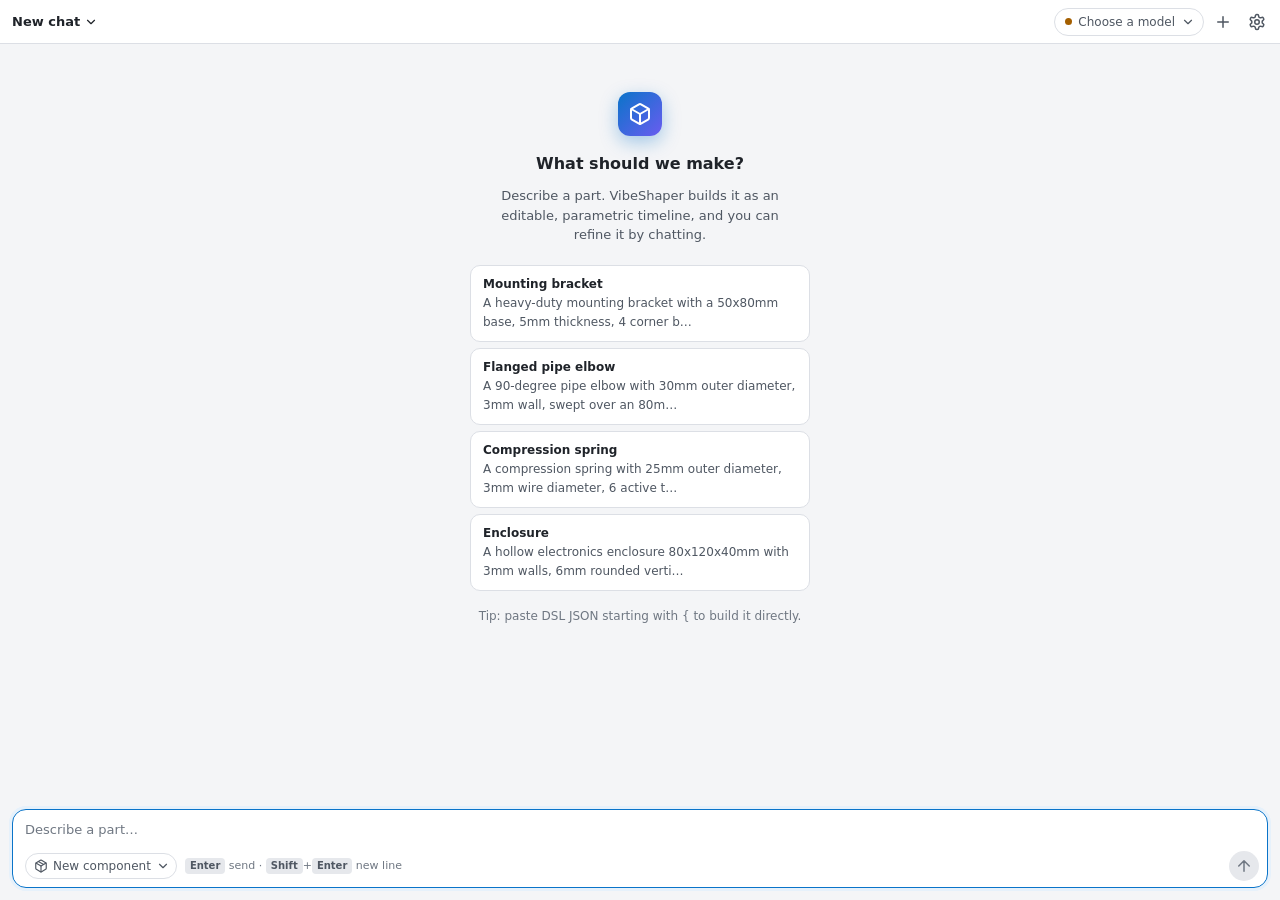
<file: palette/index.html>
<!doctype html>
<html lang="en">
<head>
  <meta charset="utf-8">
  <meta name="viewport" content="width=device-width, initial-scale=1">
  <title>VibeShaper</title>
  <link rel="stylesheet" href="app.css">
</head>
<body>
  <div class="app" id="app">
    <header class="topbar">
      <button class="chat-switch" id="chatSwitch" aria-haspopup="menu" aria-expanded="false" title="Chats in this design">
        <span class="chat-title" id="chatTitle">New chat</span>
        <svg class="i i-sm" aria-hidden="true"><use href="#i-chevron"/></svg>
      </button>
      <div class="topbar-actions">
        <button class="model-chip" id="modelChip" aria-haspopup="menu" aria-expanded="false" title="Choose a model">
          <span class="dot" id="modelDot" aria-hidden="true"></span>
          <span class="model-name" id="modelName">Choose a model</span>
          <svg class="i i-sm" aria-hidden="true"><use href="#i-chevron"/></svg>
        </button>
        <button class="icon-btn" id="newChat" title="New chat (Ctrl+Shift+O)" aria-label="New chat">
          <svg class="i" aria-hidden="true"><use href="#i-plus"/></svg>
        </button>
        <button class="icon-btn" id="openSettings" title="Settings (Ctrl+,)" aria-label="Settings">
          <svg class="i" aria-hidden="true"><use href="#i-gear"/></svg>
        </button>
      </div>
    </header>

    <main class="thread" id="thread" aria-live="polite" aria-busy="false">
      <div class="thread-inner" id="threadInner"></div>
    </main>

    <section class="params" id="params" hidden>
      <button class="params-head" id="paramsHead" aria-expanded="false" aria-controls="paramsBody">
        <svg class="i i-sm chev" aria-hidden="true"><use href="#i-chevron"/></svg>
        <span>Parameters</span>
        <span class="params-meta" id="paramsMeta"></span>
      </button>
      <div class="params-body" id="paramsBody" role="list"></div>
    </section>

    <footer class="composer">
      <div class="composer-box" id="composerBox">
        <textarea id="input" rows="1" placeholder="Describe a part…" aria-label="Message VibeShaper"></textarea>
        <div class="composer-row">
          <button class="build-chip" id="buildChip" aria-haspopup="menu" aria-expanded="false" type="button"></button>
          <span class="hint" id="hint"><kbd>Enter</kbd> send · <kbd>Shift</kbd>+<kbd>Enter</kbd> new line</span>
          <button class="send-btn" id="send" aria-label="Send" title="Send">
            <svg class="i" aria-hidden="true"><use href="#i-arrow-up"/></svg>
          </button>
        </div>
      </div>
    </footer>

    <!-- Popovers -->
    <div class="popover" id="chatMenu" role="menu" hidden></div>
    <div class="popover picker" id="modelMenu" role="menu" aria-label="Choose a model" hidden></div>
    <div class="popover build-menu" id="buildMenu" role="menu" aria-label="Build into" hidden></div>

    <!-- Settings page -->
    <section class="settings-view" id="settingsView" role="dialog" aria-modal="true" aria-labelledby="settingsTitle" hidden>
      <header class="settings-head">
        <button class="icon-btn" id="settingsBack" aria-label="Close settings"></button>
        <h1 id="settingsTitle">Settings</h1>
      </header>
      <div class="settings-body" id="settingsBody"></div>
    </section>

    <!-- JSON sheet -->
    <div class="sheet-backdrop" id="sheetBackdrop" hidden></div>
    <section class="sheet" id="sheet" role="dialog" aria-modal="true" aria-labelledby="sheetTitle" hidden>
      <header class="sheet-head">
        <h2 id="sheetTitle">Design JSON</h2>
        <button class="icon-btn" id="sheetClose" aria-label="Close">
          <svg class="i" aria-hidden="true"><use href="#i-x"/></svg>
        </button>
      </header>
      <div class="editor-wrap">
        <pre class="gutter" id="gutter" aria-hidden="true"></pre>
        <textarea id="jsonEditor" spellcheck="false" wrap="off" aria-label="Design JSON"></textarea>
      </div>
      <footer class="sheet-foot">
        <span class="json-status" id="jsonStatus" role="status"></span>
        <div class="sheet-actions">
          <button class="btn ghost" id="jsonFormat">Format</button>
          <button class="btn ghost" id="jsonCopy">Copy</button>
          <button class="btn primary" id="jsonApply">Build</button>
        </div>
      </footer>
    </section>

    <div class="toast" id="toast" role="status" aria-live="polite" hidden></div>
  </div>

  <svg width="0" height="0" style="position:absolute" aria-hidden="true">
    <defs>
      <symbol id="i-chevron" viewBox="0 0 24 24"><path d="m6 9 6 6 6-6"/></symbol>
      <symbol id="i-plus" viewBox="0 0 24 24"><path d="M12 5v14M5 12h14"/></symbol>
      <symbol id="i-arrow-up" viewBox="0 0 24 24"><path d="M12 19V5M5 12l7-7 7 7"/></symbol>
      <symbol id="i-stop" viewBox="0 0 24 24"><rect x="7" y="7" width="10" height="10" rx="1.5" fill="currentColor" stroke="none"/></symbol>
      <symbol id="i-x" viewBox="0 0 24 24"><path d="M18 6 6 18M6 6l12 12"/></symbol>
      <symbol id="i-trash" viewBox="0 0 24 24"><path d="M4 7h16M10 11v6M14 11v6M6 7l1 12a2 2 0 0 0 2 2h6a2 2 0 0 0 2-2l1-12M9 7V4h6v3"/></symbol>
      <symbol id="i-copy" viewBox="0 0 24 24"><rect x="9" y="9" width="11" height="11" rx="2"/><path d="M5 15V6a2 2 0 0 1 2-2h9"/></symbol>
      <symbol id="i-code" viewBox="0 0 24 24"><path d="m16 18 6-6-6-6M8 6l-6 6 6 6"/></symbol>
      <symbol id="i-restore" viewBox="0 0 24 24"><path d="M3 12a9 9 0 1 0 3-6.7L3 8"/><path d="M3 3v5h5"/></symbol>
      <symbol id="i-check" viewBox="0 0 24 24"><path d="M20 6 9 17l-5-5"/></symbol>
      <symbol id="i-alert" viewBox="0 0 24 24"><path d="M10.3 3.9 1.8 18a2 2 0 0 0 1.7 3h17a2 2 0 0 0 1.7-3L13.7 3.9a2 2 0 0 0-3.4 0Z"/><path d="M12 9v4M12 17h.01"/></symbol>
      <symbol id="i-refresh" viewBox="0 0 24 24"><path d="M21 12a9 9 0 0 1-15 6.7L3 16"/><path d="M3 12a9 9 0 0 1 15-6.7L21 8"/><path d="M21 3v5h-5M3 21v-5h5"/></symbol>
      <symbol id="i-wrench" viewBox="0 0 24 24"><path d="M14.7 6.3a1 1 0 0 0 0 1.4l1.6 1.6a1 1 0 0 0 1.4 0l3.77-3.77a6 6 0 0 1-7.94 7.94l-6.91 6.91a2.12 2.12 0 0 1-3-3l6.91-6.91a6 6 0 0 1 7.94-7.94l-3.76 3.76z"/></symbol>
      <symbol id="i-cube" viewBox="0 0 24 24"><path d="M21 16V8a2 2 0 0 0-1-1.7l-7-4a2 2 0 0 0-2 0l-7 4A2 2 0 0 0 3 8v8a2 2 0 0 0 1 1.7l7 4a2 2 0 0 0 2 0l7-4a2 2 0 0 0 1-1.7Z"/><path d="m3.3 7 8.7 5 8.7-5M12 22V12"/></symbol>
      <symbol id="i-gear" viewBox="0 0 24 24"><path d="M12.22 2h-.44a2 2 0 0 0-2 2v.18a2 2 0 0 1-1 1.73l-.43.25a2 2 0 0 1-2 0l-.15-.08a2 2 0 0 0-2.73.73l-.22.38a2 2 0 0 0 .73 2.73l.15.1a2 2 0 0 1 1 1.72v.51a2 2 0 0 1-1 1.74l-.15.09a2 2 0 0 0-.73 2.73l.22.38a2 2 0 0 0 2.73.73l.15-.08a2 2 0 0 1 2 0l.43.25a2 2 0 0 1 1 1.73V20a2 2 0 0 0 2 2h.44a2 2 0 0 0 2-2v-.18a2 2 0 0 1 1-1.73l.43-.25a2 2 0 0 1 2 0l.15.08a2 2 0 0 0 2.73-.73l.22-.39a2 2 0 0 0-.73-2.73l-.15-.08a2 2 0 0 1-1-1.74v-.5a2 2 0 0 1 1-1.74l.15-.09a2 2 0 0 0 .73-2.73l-.22-.38a2 2 0 0 0-2.73-.73l-.15.08a2 2 0 0 1-2 0l-.43-.25a2 2 0 0 1-1-1.73V4a2 2 0 0 0-2-2z"/><circle cx="12" cy="12" r="3"/></symbol>
      <symbol id="i-sliders" viewBox="0 0 24 24"><path d="M4 21v-7M4 10V3M12 21v-9M12 8V3M20 21v-5M20 12V3M1 14h6M9 8h6M17 16h6"/></symbol>
      <symbol id="i-arrow-left" viewBox="0 0 24 24"><path d="M19 12H5M12 19l-7-7 7-7"/></symbol>
      <symbol id="i-component" viewBox="0 0 24 24"><path d="m7.5 4.27 9 5.15"/><path d="M21 8a2 2 0 0 0-1-1.73l-7-4a2 2 0 0 0-2 0l-7 4A2 2 0 0 0 3 8v8a2 2 0 0 0 1 1.73l7 4a2 2 0 0 0 2 0l7-4A2 2 0 0 0 21 16Z"/><path d="m3.3 7 8.7 5 8.7-5"/><path d="M12 22V12"/></symbol>
      <symbol id="i-search" viewBox="0 0 24 24"><circle cx="11" cy="11" r="7"/><path d="m21 21-4.3-4.3"/></symbol>
      <symbol id="i-image" viewBox="0 0 24 24"><rect x="3" y="3" width="18" height="18" rx="2"/><circle cx="9" cy="9" r="2"/><path d="m21 15-3.1-3.1a2 2 0 0 0-2.8 0L6 21"/></symbol>
      <symbol id="i-bulb" viewBox="0 0 24 24"><path d="M15 14c.2-1 .7-1.7 1.5-2.5 1-.9 1.5-2.2 1.5-3.5A6 6 0 0 0 6 8c0 1 .2 2.2 1.5 3.5.7.7 1.3 1.5 1.5 2.5"/><path d="M9 18h6"/><path d="M10 22h4"/></symbol>
      <symbol id="i-eye" viewBox="0 0 24 24"><path d="M2 12s3.5-7 10-7 10 7 10 7-3.5 7-10 7S2 12 2 12Z"/><circle cx="12" cy="12" r="3"/></symbol>
      <symbol id="i-table" viewBox="0 0 24 24"><rect x="3" y="4" width="18" height="16" rx="2"/><path d="M3 10h18M9 10v10M15 10v10"/></symbol>
    </defs>
  </svg>

  <script src="app.js"></script>
</body>
</html>
</file>
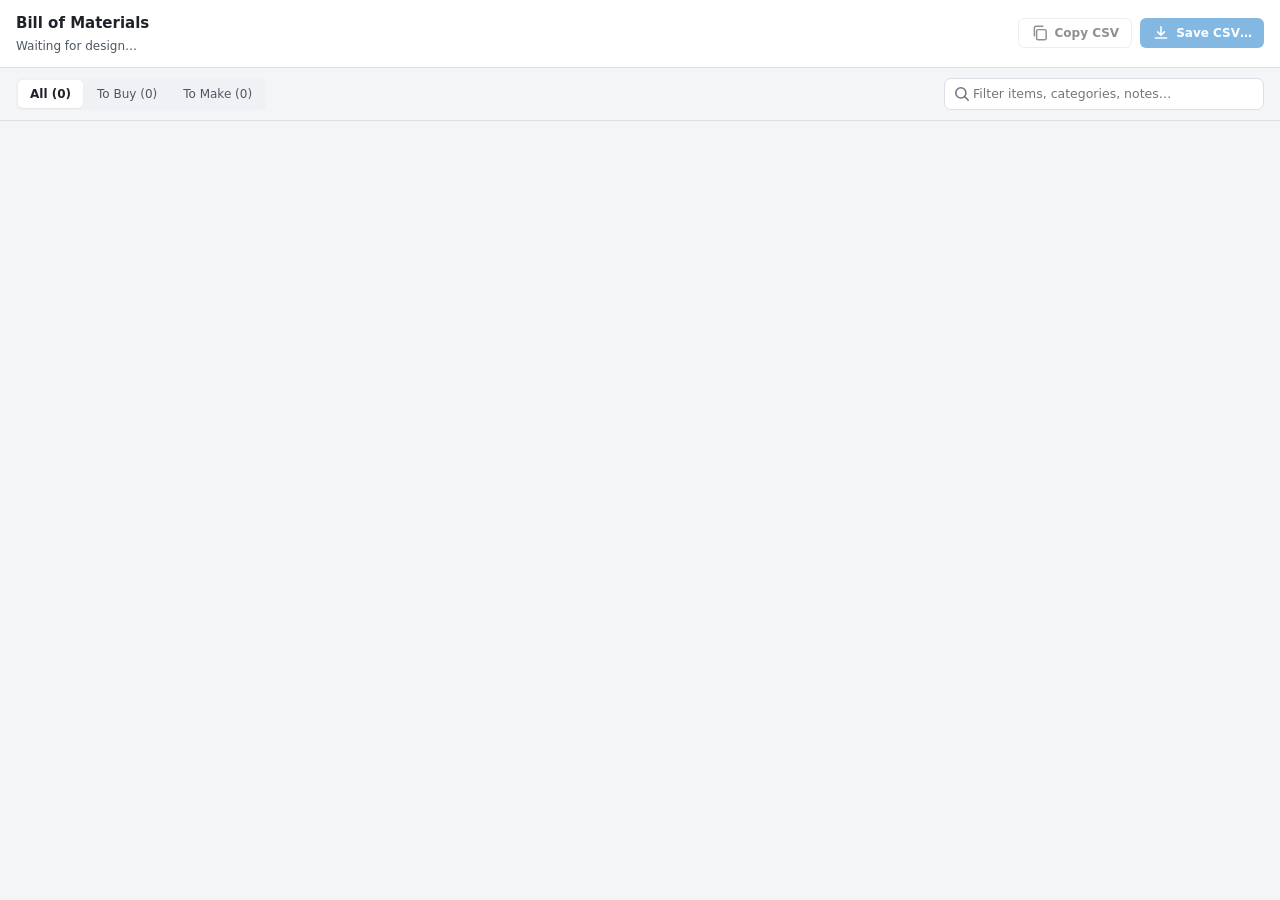
<file: palette/bom.html>
<!doctype html>
<html lang="en">
<head>
<meta charset="utf-8">
<meta name="viewport" content="width=device-width,initial-scale=1">
<title>Bill of Materials</title>
<link rel="stylesheet" href="app.css">
<style>
  .bom-shell { display: flex; flex-direction: column; height: 100vh; overflow: hidden; }
  .bom-head { display: flex; align-items: center; justify-content: space-between; gap: 12px; padding: 12px 16px; border-bottom: 1px solid var(--border); background: var(--surface); flex-shrink: 0; }
  .bom-title-wrap { min-width: 0; }
  .bom-title { font-size: 15px; font-weight: 600; display: flex; align-items: center; gap: 8px; }
  .bom-sub { font-size: 12px; color: var(--text-2); margin-top: 2px; white-space: nowrap; overflow: hidden; text-overflow: ellipsis; }
  .bom-actions { display: flex; align-items: center; gap: 8px; flex-shrink: 0; }
  .bom-bar { display: flex; align-items: center; justify-content: space-between; gap: 10px; padding: 10px 16px; border-bottom: 1px solid var(--border); background: var(--bg); flex-shrink: 0; flex-wrap: wrap; }
  #bom-seg { flex-shrink: 0; }
  #bom-seg button { flex: 0 0 auto; padding: 0 12px; }
  .bom-search { flex: 1; min-width: 180px; max-width: 320px; position: relative; display: flex; align-items: center; }
  .bom-search svg { position: absolute; left: 9px; color: var(--text-3); pointer-events: none; }
  .bom-search input { width: 100%; padding: 6px 10px 6px 28px; border-radius: 7px; border: 1px solid var(--border); background: var(--surface); color: var(--text); font: inherit; font-size: 12.5px; outline: none; }
  .bom-search input:focus { border-color: var(--accent); }
  .bom-scroll { flex: 1; overflow: auto; background: var(--bg); }
  .bom-table { width: 100%; border-collapse: collapse; font-size: 12.5px; }
  .bom-table thead th { position: sticky; top: 0; z-index: 1; text-align: left; font-size: 11px; font-weight: 600; text-transform: uppercase; letter-spacing: .04em; color: var(--text-2); background: var(--surface); border-bottom: 1px solid var(--border); padding: 9px 12px; white-space: nowrap; }
  .bom-table thead th.num, .bom-table tbody td.num { text-align: right; font-variant-numeric: tabular-nums; }
  .bom-table tbody td { padding: 9px 12px; border-bottom: 1px solid var(--border); vertical-align: top; }
  .bom-table tbody tr:hover { background: var(--surface-2); }
  .bom-item { font-weight: 500; }
  .bom-note { color: var(--text-2); }
  .bom-cat { display: inline-flex; align-items: center; padding: 2px 7px; border-radius: 999px; font-size: 11px; font-weight: 500; background: var(--surface-2); border: 1px solid var(--border); color: var(--text-2); white-space: nowrap; }
  .bom-cat.made { background: var(--accent-soft); border-color: transparent; color: var(--accent); }
  .bom-badge { display: inline-flex; align-items: center; padding: 1px 6px; border-radius: 999px; font-size: 10.5px; font-weight: 500; background: var(--surface-2); color: var(--text-2); }
  .bom-badge.cur { background: var(--ok-soft); color: var(--ok); }
  .bom-link { color: var(--accent); text-decoration: none; word-break: break-all; }
  .bom-link:hover { text-decoration: underline; }
  .bom-empty { display: flex; flex-direction: column; align-items: center; justify-content: center; text-align: center; padding: 48px 24px; color: var(--text-2); gap: 8px; }
  .bom-empty strong { color: var(--text); font-size: 14px; }
  .bom-empty p { margin: 0; max-width: 420px; font-size: 12.5px; line-height: 1.5; }
</style>
</head>
<body>
<svg width="0" height="0" style="position:absolute" aria-hidden="true">
  <defs>
    <symbol id="i-copy" viewBox="0 0 16 16"><rect x="5" y="5" width="8.5" height="9" rx="1.4" fill="none" stroke="currentColor" stroke-width="1.3"/><path d="M3 10.5V3.5A1.5 1.5 0 0 1 4.5 2h6" fill="none" stroke="currentColor" stroke-width="1.3" stroke-linecap="round"/></symbol>
    <symbol id="i-download" viewBox="0 0 16 16"><path d="M8 2.5v7.5m0 0-3-3m3 3 3-3M3 12.5h10" fill="none" stroke="currentColor" stroke-width="1.4" stroke-linecap="round" stroke-linejoin="round"/></symbol>
    <symbol id="i-search" viewBox="0 0 16 16"><circle cx="7" cy="7" r="4.5" fill="none" stroke="currentColor" stroke-width="1.4"/><path d="m10.5 10.5 3 3" fill="none" stroke="currentColor" stroke-width="1.4" stroke-linecap="round"/></symbol>
  </defs>
</svg>

<div class="bom-shell">
  <header class="bom-head">
    <div class="bom-title-wrap">
      <div class="bom-title">
        <span>Bill of Materials</span>
        <span id="bom-badge" class="bom-badge" hidden></span>
      </div>
      <div id="bom-sub" class="bom-sub">Waiting for design…</div>
    </div>
    <div class="bom-actions">
      <button id="btn-copy" class="btn ghost" type="button" disabled>
        <svg class="i" aria-hidden="true"><use href="#i-copy"/></svg>
        Copy CSV
      </button>
      <button id="btn-save" class="btn primary" type="button" disabled>
        <svg class="i" aria-hidden="true"><use href="#i-download"/></svg>
        Save CSV…
      </button>
    </div>
  </header>

  <div class="bom-bar">
    <div id="bom-seg" class="seg" role="group" aria-label="Filter items">
      <button type="button" data-filter="all" aria-pressed="true">All (0)</button>
      <button type="button" data-filter="buy" aria-pressed="false">To Buy (0)</button>
      <button type="button" data-filter="make" aria-pressed="false">To Make (0)</button>
    </div>
    <div class="bom-search">
      <svg class="i" aria-hidden="true"><use href="#i-search"/></svg>
      <input id="bom-q" type="search" placeholder="Filter items, categories, notes…">
    </div>
  </div>

  <main id="bom-scroll" class="bom-scroll"></main>
</div>

<div id="toast" class="toast" hidden></div>

<script>
(function () {
  'use strict';
  const $ = (id) => document.getElementById(id);
  const state = { payload: null, filter: 'all', query: '' };
  let toastTimer = null;

  function showToast(msg) {
    const el = $('toast');
    el.textContent = msg;
    el.hidden = false;
    clearTimeout(toastTimer);
    toastTimer = setTimeout(() => { el.hidden = true; }, 2200);
  }

  function applyTheme(theme) {
    if (theme === 'light' || theme === 'dark') {
      document.documentElement.setAttribute('data-theme', theme);
    } else {
      document.documentElement.removeAttribute('data-theme');
    }
  }

  function hasBridge() {
    return typeof window.adsk !== 'undefined' && typeof window.adsk.fusionSendData === 'function';
  }

  function send(action, payload) {
    const data = JSON.stringify(payload || {});
    if (hasBridge()) {
      return Promise.resolve(window.adsk.fusionSendData(action, data));
    }
    return Promise.resolve('');
  }

  function cell(cls, text) {
    const td = document.createElement('td');
    if (cls) td.className = cls;
    td.textContent = text || '';
    return td;
  }

  function renderEmpty(title, body) {
    const box = document.createElement('div');
    box.className = 'bom-empty';
    const strong = document.createElement('strong');
    strong.textContent = title;
    const p = document.createElement('p');
    p.textContent = body;
    box.append(strong, p);
    return box;
  }

  function render() {
    const p = state.payload;
    const scroll = $('bom-scroll');
    const badge = $('bom-badge');
    const sub = $('bom-sub');
    const btnCopy = $('btn-copy');
    const btnSave = $('btn-save');
    scroll.textContent = '';

    if (!p || p.empty) {
      badge.hidden = true;
      sub.textContent = (p && p.title) ? p.title : 'No built design in this chat yet';
      btnCopy.disabled = true;
      btnSave.disabled = true;
      updateCounts(0, 0, 0);
      scroll.append(p && p.error
        ? renderEmpty('Could not compute Bill of Materials', p.error)
        : renderEmpty('No Bill of Materials yet', 'Build a design first, then open BOM from any version card.'));
      return;
    }

    const total = p.rows.length;
    updateCounts(total, p.buy_count || 0, p.make_count || 0);
    sub.textContent = `${p.title || 'Untitled'} · v${p.version} · ${total} line${total === 1 ? '' : 's'}`;
    badge.hidden = false;
    badge.className = 'bom-badge' + (p.is_current ? ' cur' : '');
    badge.textContent = p.is_current ? 'current' : 'snapshot';
    btnCopy.disabled = total === 0;
    btnSave.disabled = total === 0;

    if (total === 0) {
      scroll.append(renderEmpty(
        'No BOM items in this version',
        'Add parts, materials, or explicit bom entries to your design to see purchased and fabricated items here.'
      ));
      return;
    }

    const q = state.query.trim().toLowerCase();
    const filtered = p.rows.filter((r) => {
      if (state.filter === 'buy' && r.made) return false;
      if (state.filter === 'make' && !r.made) return false;
      if (!q) return true;
      return [r.category, r.item, r.unit, r.note, r.link].some((v) => String(v || '').toLowerCase().includes(q));
    });

    if (filtered.length === 0) {
      scroll.append(renderEmpty('No matching rows', 'Try clearing the search box or switching the filter tab.'));
      return;
    }

    const table = document.createElement('table');
    table.className = 'bom-table';
    const thead = document.createElement('thead');
    const hr = document.createElement('tr');
    for (const [label, cls] of [['Category', ''], ['Item', ''], ['Qty', 'num'], ['Unit', ''], ['Note', ''], ['Link', '']]) {
      const th = document.createElement('th');
      if (cls) th.className = cls;
      th.textContent = label;
      hr.append(th);
    }
    thead.append(hr);

    const tbody = document.createElement('tbody');
    for (const r of filtered) {
      const tr = document.createElement('tr');

      const tdCat = document.createElement('td');
      const pill = document.createElement('span');
      pill.className = 'bom-cat' + (r.made ? ' made' : '');
      pill.textContent = r.category || '';
      tdCat.append(pill);

      const tdLink = document.createElement('td');
      const link = String(r.link || '').trim();
      if (/^https?:\/\//i.test(link)) {
        const a = document.createElement('a');
        a.className = 'bom-link';
        a.href = link;
        a.target = '_blank';
        a.rel = 'noopener noreferrer';
        a.textContent = link;
        tdLink.append(a);
      } else {
        tdLink.textContent = link;
      }

      tr.append(
        tdCat,
        cell('bom-item', r.item),
        cell('num', r.qty),
        cell('', r.unit),
        cell('bom-note', r.note),
        tdLink
      );
      tbody.append(tr);
    }
    table.append(thead, tbody);
    scroll.append(table);
  }

  function updateCounts(all, buy, make) {
    const labels = { all: `All (${all})`, buy: `To Buy (${buy})`, make: `To Make (${make})` };
    for (const btn of $('bom-seg').querySelectorAll('button')) {
      btn.textContent = labels[btn.dataset.filter];
      btn.setAttribute('aria-pressed', btn.dataset.filter === state.filter ? 'true' : 'false');
    }
  }

  function onEvent(ev) {
    if (!ev || ev.type !== 'bom') return;
    applyTheme(ev.theme);
    state.payload = ev;
    render();
  }

  window.fusionJavaScriptHandler = {
    handle(action, data) {
      try {
        if (action === 'event') onEvent(JSON.parse(data));
      } catch (e) {
        console.error('VibeShaper BOM event error', e);
      }
      return 'OK';
    },
  };

  $('bom-seg').addEventListener('click', (e) => {
    const btn = e.target.closest('button[data-filter]');
    if (!btn) return;
    state.filter = btn.dataset.filter;
    render();
  });

  $('bom-q').addEventListener('input', (e) => {
    state.query = e.target.value || '';
    render();
  });

  $('btn-copy').addEventListener('click', () => {
    if (state.payload && state.payload.csv) send('copy', { text: state.payload.csv });
  });

  $('btn-save').addEventListener('click', () => {
    if (state.payload && !state.payload.empty) send('export_bom', { n: state.payload.version });
  });

  function connect() {
    (function attempt() {
      if (hasBridge()) {
        send('bom_ready', {});
      } else {
        setTimeout(attempt, 50);
      }
    })();
  }

  connect();
})();
</script>
</body>
</html>
</file>
<file: palette/app.css>
/* VibeShaper chat panel. Tokens first; light by default, dark via OS or data-theme. */
:root {
  --bg: #f4f5f7;
  --surface: #ffffff;
  --surface-2: #f0f1f4;
  --surface-3: #e6e8ec;
  --border: #dcdfe5;
  --border-strong: #c5cad3;
  --text: #1f2329;
  --text-2: #4f5762;
  --text-3: #6f7782;
  --accent: #0a74c9;
  --accent-hover: #0864ad;
  --accent-soft: #e6f1fb;
  --accent-text: #ffffff;
  --user-bubble: #e8f1fb;
  --user-bubble-text: #12304d;
  --ok: #1d8a4e;
  --ok-soft: #e5f4ec;
  --warn: #a45f00;
  --warn-soft: #fdf2e1;
  --danger: #c4314b;
  --danger-soft: #fcebee;
  --code-bg: #f6f7f9;
  --shadow-pop: 0 10px 30px rgba(20, 26, 36, .16), 0 2px 6px rgba(20, 26, 36, .08);
  --shadow-box: 0 1px 2px rgba(20, 26, 36, .06);
  --focus: 0 0 0 2px var(--surface), 0 0 0 4px rgba(10, 116, 201, .55);
  --radius-s: 6px;
  --radius: 10px;
  --radius-l: 14px;
  --font: "Artifakt Element", "Segoe UI", system-ui, -apple-system, "Helvetica Neue", Arial, sans-serif;
  --mono: "Cascadia Mono", "SF Mono", Consolas, "Liberation Mono", Menlo, monospace;
  --ease: cubic-bezier(.2, .7, .2, 1);
  color-scheme: light;
}

@media (prefers-color-scheme: dark) {
  :root:not([data-theme="light"]) {
    --bg: #1d1f23;
    --surface: #26292e;
    --surface-2: #2d3036;
    --surface-3: #363a41;
    --border: #3a3e45;
    --border-strong: #4a4f58;
    --text: #e7e9ec;
    --text-2: #b8bdc5;
    --text-3: #9198a3;
    --accent: #3a9bec;
    --accent-hover: #5aaef2;
    --accent-soft: #1d3346;
    --accent-text: #0b1520;
    --user-bubble: #1f3a52;
    --user-bubble-text: #e3f0fc;
    --ok: #4cc283;
    --ok-soft: #1c3428;
    --warn: #e6a446;
    --warn-soft: #3a2e1c;
    --danger: #f0768b;
    --danger-soft: #3d2228;
    --code-bg: #202328;
    --shadow-pop: 0 12px 32px rgba(0, 0, 0, .5), 0 2px 6px rgba(0, 0, 0, .3);
    --focus: 0 0 0 2px var(--surface), 0 0 0 4px rgba(58, 155, 236, .7);
    color-scheme: dark;
  }
}

:root[data-theme="dark"] {
  --bg: #1d1f23;
  --surface: #26292e;
  --surface-2: #2d3036;
  --surface-3: #363a41;
  --border: #3a3e45;
  --border-strong: #4a4f58;
  --text: #e7e9ec;
  --text-2: #b8bdc5;
  --text-3: #9198a3;
  --accent: #3a9bec;
  --accent-hover: #5aaef2;
  --accent-soft: #1d3346;
  --accent-text: #0b1520;
  --user-bubble: #1f3a52;
  --user-bubble-text: #e3f0fc;
  --ok: #4cc283;
  --ok-soft: #1c3428;
  --warn: #e6a446;
  --warn-soft: #3a2e1c;
  --danger: #f0768b;
  --danger-soft: #3d2228;
  --code-bg: #202328;
  --shadow-pop: 0 12px 32px rgba(0, 0, 0, .5), 0 2px 6px rgba(0, 0, 0, .3);
  --focus: 0 0 0 2px var(--surface), 0 0 0 4px rgba(58, 155, 236, .7);
  color-scheme: dark;
}

* { box-sizing: border-box; }
html, body { height: 100%; margin: 0; }
body {
  background: var(--bg);
  color: var(--text);
  font: 13px/1.5 var(--font);
  -webkit-font-smoothing: antialiased;
  overflow: hidden;
}
button, input, textarea, select { font: inherit; color: inherit; }
button { cursor: pointer; border: 0; background: none; padding: 0; }
button:disabled { cursor: default; opacity: .5; }
:focus-visible { outline: none; box-shadow: var(--focus); }
kbd {
  display: inline-block;
  font: 600 10px/1 var(--font);
  padding: 3px 5px;
  border-radius: 4px;
  background: var(--surface-3);
  color: var(--text-2);
}
[hidden] { display: none !important; }

.i { width: 18px; height: 18px; fill: none; stroke: currentColor; stroke-width: 2; stroke-linecap: round; stroke-linejoin: round; flex: none; }
.i-sm { width: 14px; height: 14px; }

/* ---------- Layout ---------- */
.app { display: flex; flex-direction: column; height: 100vh; min-width: 280px; }

.topbar {
  display: flex; align-items: center; gap: 8px;
  height: 44px; padding: 0 8px 0 12px; flex: none;
  background: var(--surface);
  border-bottom: 1px solid var(--border);
}
.chat-switch {
  display: flex; align-items: center; gap: 4px; min-width: 0;
  padding: 4px 6px; margin-left: -6px; border-radius: var(--radius-s);
  font-weight: 600; color: var(--text);
}
.chat-switch:hover { background: var(--surface-2); }
.chat-title { overflow: hidden; text-overflow: ellipsis; white-space: nowrap; }
.topbar-actions { margin-left: auto; display: flex; align-items: center; gap: 4px; flex: none; }

.model-chip {
  display: flex; align-items: center; gap: 6px; max-width: 190px;
  height: 28px; padding: 0 8px 0 10px; border-radius: 999px;
  border: 1px solid var(--border); background: var(--surface);
  color: var(--text-2); font-size: 12px;
}
.model-chip:hover { border-color: var(--border-strong); color: var(--text); }
.model-name { overflow: hidden; text-overflow: ellipsis; white-space: nowrap; }
.dot { width: 7px; height: 7px; border-radius: 50%; background: var(--text-3); flex: none; }
.dot.ok { background: var(--ok); }
.dot.warn { background: var(--warn); }

.icon-btn {
  display: grid; place-items: center; width: 30px; height: 30px;
  border-radius: var(--radius-s); color: var(--text-2);
}
.icon-btn:hover { background: var(--surface-2); color: var(--text); }

/* ---------- Thread ---------- */
.thread { flex: 1; overflow-y: auto; overscroll-behavior: contain; }
.thread-inner { display: flex; flex-direction: column; gap: 16px; padding: 16px 12px 20px; max-width: 760px; margin: 0 auto; }

.msg-user { align-self: flex-end; max-width: 88%; }
.bubble {
  background: var(--user-bubble); color: var(--user-bubble-text);
  padding: 8px 12px; border-radius: var(--radius-l) var(--radius-l) 4px var(--radius-l);
  white-space: pre-wrap; overflow-wrap: anywhere;
}
.json-pill {
  display: flex; align-items: center; gap: 8px;
  background: var(--surface); border: 1px solid var(--border);
  padding: 8px 10px; border-radius: var(--radius); color: var(--text-2);
  box-shadow: var(--shadow-box);
}
.json-pill strong { color: var(--text); font-weight: 600; }
.json-pill .i { color: var(--accent); }

.msg-ai { display: flex; gap: 10px; align-items: flex-start; }
.avatar {
  width: 24px; height: 24px; border-radius: 7px; flex: none; margin-top: 1px;
  display: grid; place-items: center;
  background: linear-gradient(135deg, var(--accent), #6a5cf0); color: #fff;
}
.avatar .i { width: 14px; height: 14px; }
.ai-body { flex: 1; min-width: 0; display: flex; flex-direction: column; gap: 8px; }

.status-line { display: flex; align-items: center; gap: 8px; min-height: 22px; color: var(--text-2); }
.steps { display: flex; align-items: center; gap: 6px; font-size: 12px; flex-wrap: wrap; }
.step { display: inline-flex; align-items: center; gap: 5px; color: var(--text-3); }
.step::before { content: ""; width: 6px; height: 6px; border-radius: 50%; background: var(--border-strong); }
.step.done { color: var(--text-2); }
.step.done::before { background: var(--ok); }
.step.active { color: var(--text); font-weight: 600; }
.step.active::before { background: var(--accent); animation: pulse 1.2s var(--ease) infinite; }
.step-sep { width: 10px; height: 1px; background: var(--border-strong); }
.build-progress { display: flex; flex-direction: column; gap: 4px; margin-top: 6px; }
.build-progress .bar { height: 4px; border-radius: 2px; background: var(--border); overflow: hidden; }
.build-progress .fill { height: 100%; background: var(--accent); transition: width .2s var(--ease); }
.build-step { display: flex; gap: 8px; font-size: 11px; color: var(--text-3); }
.build-step .label { flex: 1; min-width: 0; overflow: hidden; text-overflow: ellipsis; white-space: nowrap; }
.build-step .count { font-variant-numeric: tabular-nums; }
.shimmer {
  background: linear-gradient(90deg, var(--text-3) 0%, var(--text) 40%, var(--text-3) 80%);
  background-size: 200% 100%;
  -webkit-background-clip: text; background-clip: text; color: transparent;
  animation: shimmer 1.6s linear infinite;
}

.thinking { border: 1px solid var(--border); border-radius: var(--radius); background: var(--surface); overflow: hidden; }
.thinking > summary {
  list-style: none; display: flex; align-items: center; gap: 6px;
  padding: 6px 10px; cursor: pointer; color: var(--text-3); font-size: 12px; user-select: none;
}
.thinking > summary::-webkit-details-marker { display: none; }
.thinking > summary .chev { transition: transform .15s var(--ease); transform: rotate(-90deg); }
.thinking[open] > summary .chev { transform: rotate(0); }
.thinking > summary:hover { color: var(--text-2); }
.thought-text {
  margin: 0; padding: 0 12px 10px; max-height: 220px; overflow-y: auto;
  color: var(--text-2); font: 12px/1.55 var(--font); white-space: pre-wrap; overflow-wrap: anywhere;
}

.result {
  display: flex; align-items: center; gap: 8px; flex-wrap: wrap;
  padding: 8px 10px; border-radius: var(--radius);
  background: var(--surface); border: 1px solid var(--border); box-shadow: var(--shadow-box);
}
.result.is-current { border-color: color-mix(in srgb, var(--ok) 45%, var(--border)); }
.badge {
  display: inline-flex; align-items: center; gap: 4px; height: 20px; padding: 0 7px;
  border-radius: 999px; font-size: 11px; font-weight: 700; letter-spacing: .02em;
  background: var(--surface-3); color: var(--text-2);
}
.badge.ok { background: var(--ok-soft); color: var(--ok); }
.result-text { color: var(--text-2); font-size: 12px; }
.result-text b { color: var(--text); font-weight: 600; }
.result-actions { margin-left: auto; display: flex; gap: 2px; }
.mini-btn {
  display: inline-flex; align-items: center; gap: 4px; height: 26px; padding: 0 8px;
  border-radius: var(--radius-s); color: var(--text-2); font-size: 12px;
}
.mini-btn:hover { background: var(--surface-2); color: var(--text); }
.mini-btn .i { width: 14px; height: 14px; }

.note { font-size: 12px; color: var(--text-3); }
.note details > summary { cursor: pointer; list-style: none; display: inline-flex; align-items: center; gap: 5px; }
.note details > summary::-webkit-details-marker { display: none; }
.note .i { width: 13px; height: 13px; }
.note pre { white-space: pre-wrap; font: 11px/1.5 var(--mono); background: var(--code-bg); padding: 8px; border-radius: var(--radius-s); margin: 6px 0 0; max-height: 160px; overflow: auto; color: var(--text-2); }

.callout {
  border-radius: var(--radius); padding: 10px 12px; border: 1px solid;
  display: flex; flex-direction: column; gap: 8px;
}
.callout-head { display: flex; gap: 8px; align-items: flex-start; font-weight: 600; }
.callout-head .i { margin-top: 1px; }
.callout p { margin: 0; color: var(--text-2); font-size: 12px; }
.callout pre { margin: 0; white-space: pre-wrap; overflow-wrap: anywhere; font: 11px/1.5 var(--mono); max-height: 140px; overflow: auto; color: var(--text-2); }
.callout .row { display: flex; gap: 6px; flex-wrap: wrap; }
.callout.error { background: var(--danger-soft); border-color: color-mix(in srgb, var(--danger) 30%, transparent); }
.callout.error .callout-head { color: var(--danger); }
.callout.warn { background: var(--warn-soft); border-color: color-mix(in srgb, var(--warn) 30%, transparent); }
.callout.warn .callout-head { color: var(--warn); }
.muted-line { color: var(--text-3); font-size: 12px; font-style: italic; }

.btn {
  display: inline-flex; align-items: center; justify-content: center; gap: 6px;
  height: 30px; padding: 0 12px; border-radius: var(--radius-s); font-weight: 600; font-size: 12px;
  transition: background .12s, border-color .12s;
}
.btn.primary { background: var(--accent); color: var(--accent-text); }
.btn.primary:hover:not(:disabled) { background: var(--accent-hover); }
.btn.ghost { border: 1px solid var(--border); background: var(--surface); color: var(--text); }
.btn.ghost:hover:not(:disabled) { border-color: var(--border-strong); background: var(--surface-2); }
.btn.sm { height: 26px; padding: 0 10px; }
.btn.danger { background: var(--danger); color: var(--surface); }
.btn.danger:hover:not(:disabled) { background: color-mix(in srgb, var(--danger) 85%, #000); }
.btn.danger-ghost { border: 1px solid color-mix(in srgb, var(--danger) 35%, transparent); color: var(--danger); background: transparent; }

/* ---------- Empty state ---------- */
.empty { margin: auto 0; padding: 32px 8px 8px; display: flex; flex-direction: column; align-items: center; text-align: center; gap: 10px; }
.empty .hero {
  width: 44px; height: 44px; border-radius: 12px; display: grid; place-items: center; color: #fff;
  background: linear-gradient(135deg, var(--accent), #6a5cf0);
  box-shadow: 0 6px 18px color-mix(in srgb, var(--accent) 35%, transparent);
}
.empty .hero .i { width: 24px; height: 24px; }
.empty h1 { font-size: 16px; margin: 6px 0 0; font-weight: 650; }
.empty p { margin: 0; color: var(--text-2); max-width: 300px; }
.examples { display: flex; flex-direction: column; gap: 6px; width: 100%; max-width: 340px; margin-top: 10px; }
.example {
  text-align: left; padding: 9px 12px; border-radius: var(--radius);
  background: var(--surface); border: 1px solid var(--border); color: var(--text-2);
  transition: border-color .12s, color .12s, transform .12s var(--ease);
}
.example b { display: block; color: var(--text); font-weight: 600; font-size: 12px; }
.example span { font-size: 12px; }
.example:hover { border-color: var(--accent); color: var(--text); transform: translateY(-1px); }
.empty .tip { font-size: 12px; color: var(--text-3); margin-top: 6px; }

/* ---------- Parameters tray ---------- */
.params { flex: none; border-top: 1px solid var(--border); background: var(--surface); }
.params-head {
  width: 100%; display: flex; align-items: center; gap: 6px;
  padding: 8px 12px; font-weight: 600; font-size: 12px; color: var(--text-2);
}
.params-head:hover { color: var(--text); }
.params-head .chev { transform: rotate(-90deg); transition: transform .15s var(--ease); }
.params-head[aria-expanded="true"] .chev { transform: rotate(0); }
.params-meta { margin-left: auto; font-weight: 400; color: var(--text-3); }
.params-body { max-height: 32vh; overflow-y: auto; padding: 0 8px 8px; display: none; }
.params-head[aria-expanded="true"] + .params-body { display: block; }
.param-row {
  display: grid; grid-template-columns: minmax(0, 1fr) minmax(90px, 44%) 18px; align-items: center; gap: 8px;
  padding: 2px 4px 2px 8px; border-radius: var(--radius-s);
}
.param-row:hover { background: var(--surface-2); }
.param-name { font: 12px/1.4 var(--mono); color: var(--text-2); overflow: hidden; text-overflow: ellipsis; white-space: nowrap; }
.param-input {
  width: 100%; height: 26px; padding: 0 8px; border-radius: var(--radius-s);
  border: 1px solid transparent; background: transparent;
  font: 12px/1 var(--mono); color: var(--text); text-align: right;
}
.param-row:hover .param-input { border-color: var(--border); background: var(--surface); }
.param-input:focus { border-color: var(--accent); background: var(--surface); outline: none; box-shadow: 0 0 0 3px var(--accent-soft); text-align: left; }
.param-input.bad { border-color: var(--danger); box-shadow: 0 0 0 3px var(--danger-soft); }
.param-state { display: grid; place-items: center; color: var(--ok); }
.param-state .i { width: 14px; height: 14px; }
.param-state.err { color: var(--danger); }
.param-err { grid-column: 1 / -1; color: var(--danger); font-size: 11px; padding: 0 0 4px; }

/* ---------- Composer ---------- */
.composer { flex: none; padding: 8px 12px 12px; background: var(--bg); }
.composer-box {
  background: var(--surface); border: 1px solid var(--border); border-radius: var(--radius-l);
  padding: 8px 8px 6px 12px; box-shadow: var(--shadow-box);
  transition: border-color .12s, box-shadow .12s;
}
.composer-box:focus-within { border-color: var(--accent); box-shadow: 0 0 0 3px var(--accent-soft); }
.composer textarea {
  width: 100%; border: 0; outline: none; resize: none; background: transparent;
  max-height: 180px; min-height: 22px; padding: 2px 0; line-height: 1.5;
}
.composer textarea::placeholder { color: var(--text-3); }
.composer textarea:focus-visible { box-shadow: none; }
.composer-row { display: flex; align-items: center; justify-content: space-between; gap: 8px; margin-top: 4px; }
.hint { font-size: 11px; color: var(--text-3); white-space: nowrap; overflow: hidden; text-overflow: ellipsis; }
.send-btn {
  width: 30px; height: 30px; border-radius: 50%; display: grid; place-items: center; flex: none;
  background: var(--accent); color: var(--accent-text); transition: background .12s, transform .12s var(--ease);
}
.send-btn:hover:not(:disabled) { background: var(--accent-hover); }
.send-btn:active:not(:disabled) { transform: scale(.94); }
.send-btn:disabled { background: var(--surface-3); color: var(--text-3); opacity: 1; }
.send-btn.stop { background: var(--text); color: var(--surface); }

/* ---------- Popovers ---------- */
.popover {
  position: fixed; z-index: 30; min-width: 220px; max-width: calc(100vw - 16px);
  background: var(--surface); border: 1px solid var(--border); border-radius: var(--radius);
  box-shadow: var(--shadow-pop); padding: 6px;
  animation: pop .14s var(--ease);
}
.menu-label { padding: 6px 8px 4px; font-size: 11px; font-weight: 600; color: var(--text-3); text-transform: uppercase; letter-spacing: .04em; }
.menu-item {
  width: 100%; display: flex; align-items: center; gap: 8px; text-align: left;
  padding: 7px 8px; border-radius: var(--radius-s); color: var(--text);
}
.menu-item:hover, .menu-item:focus-visible { background: var(--surface-2); box-shadow: none; }
.menu-item .meta { margin-left: auto; color: var(--text-3); font-size: 11px; white-space: nowrap; }
.menu-item .t { overflow: hidden; text-overflow: ellipsis; white-space: nowrap; }
.menu-item.active { background: var(--accent-soft); }
.menu-sep { height: 1px; background: var(--border); margin: 4px 2px; }

/* Chat rows: the delete button shows on hover or keyboard focus (always on touch screens) */
.menu-row { display: flex; align-items: center; gap: 2px; border-radius: var(--radius-s); }
.menu-row .menu-item { flex: 1; min-width: 0; }
.menu-row .row-del { flex: none; width: 26px; height: 26px; opacity: 0; color: var(--text-3); }
.menu-row:hover .row-del, .menu-row:focus-within .row-del { opacity: 1; }
.menu-row .row-del:hover:not(:disabled) { color: var(--danger); background: var(--danger-soft); }
.menu-row .row-del:disabled { opacity: 0 !important; }
@media (hover: none) { .menu-row .row-del { opacity: 1; } }
.menu-confirm { padding: 8px; margin: 2px 0; border-radius: var(--radius-s); background: var(--danger-soft); }
.menu-confirm .q { font-weight: 600; color: var(--text); overflow: hidden; text-overflow: ellipsis; white-space: nowrap; }
.menu-confirm .sub { margin-top: 2px; font-size: 12px; color: var(--text-2); }
.menu-confirm .row { display: flex; gap: 6px; margin-top: 8px; }
.menu-empty { padding: 8px; color: var(--text-3); font-size: 12px; }

.seg { display: flex; padding: 2px; background: var(--surface-2); border-radius: var(--radius-s); gap: 2px; }
.seg button { flex: 1; height: 28px; border-radius: 5px; font-size: 12px; color: var(--text-2); padding: 0 8px; white-space: nowrap; overflow: hidden; text-overflow: ellipsis; }
.seg button[aria-pressed="true"] { background: var(--surface); color: var(--text); font-weight: 600; box-shadow: var(--shadow-box); }
.field { display: flex; flex-direction: column; gap: 4px; }
.field > label, .field-label { font-size: 12px; font-weight: 600; color: var(--text-2); }
.field-row { display: flex; gap: 6px; }
.input, .select {
  width: 100%; height: 30px; padding: 0 8px; border-radius: var(--radius-s);
  border: 1px solid var(--border); background: var(--surface); color: var(--text);
}
.input:focus, .select:focus { outline: none; border-color: var(--accent); box-shadow: 0 0 0 3px var(--accent-soft); }
.field .help { font-size: 11px; color: var(--text-3); }
.field .help.err { color: var(--danger); }
.toggle { display: flex; align-items: center; justify-content: space-between; gap: 12px; cursor: pointer; }
.toggle input { position: absolute; opacity: 0; pointer-events: none; }
.toggle .track { width: 32px; height: 18px; border-radius: 999px; background: var(--surface-3); position: relative; transition: background .15s; flex: none; }
.toggle .track::after { content: ""; position: absolute; top: 2px; left: 2px; width: 14px; height: 14px; border-radius: 50%; background: #fff; box-shadow: 0 1px 2px rgba(0,0,0,.25); transition: transform .15s var(--ease); }
.toggle input:checked + .track { background: var(--accent); }
.toggle input:checked + .track::after { transform: translateX(14px); }
.toggle input:focus-visible + .track { box-shadow: var(--focus); }
.toggle input:disabled + .track { opacity: .45; }
.toggle-text { display: flex; flex-direction: column; }
.toggle-text small { color: var(--text-3); font-size: 11px; }

/* ---------- Model picker ---------- */
.picker { width: 280px; padding: 6px; }
.picker-search { position: relative; margin: 2px 2px 6px; }
.picker-search .i { position: absolute; left: 9px; top: 50%; transform: translateY(-50%); color: var(--text-3); pointer-events: none; }
.picker-search .input { width: 100%; padding-left: 28px; height: 30px; }
.picker-list { max-height: min(360px, 55vh); overflow-y: auto; }
/* Short panels: the model list shrinks so Think and Settings at the bottom stay on screen */
.picker { display: flex; flex-direction: column; max-height: calc(100vh - 64px); overflow-y: auto; }
.picker > * { flex-shrink: 0; }
.picker > .picker-list { flex-shrink: 1; min-height: 76px; }
.picker-head {
  display: flex; align-items: center; justify-content: space-between; gap: 4px;
  padding: 2px 4px 2px 2px;
}
.picker-head:not(:first-child) { margin-top: 4px; }
.picker-toggle {
  flex: 1; min-width: 0; display: flex; align-items: center; gap: 6px; text-align: left;
  padding: 5px 6px; border-radius: var(--radius-s); font-size: 11px; font-weight: 600; color: var(--text-2);
  text-transform: uppercase; letter-spacing: .04em;
}
.picker-toggle:hover, .picker-toggle:focus-visible { background: var(--surface-2); color: var(--text); box-shadow: none; }
.picker-toggle .chev { transform: rotate(-90deg); transition: transform .15s var(--ease); color: var(--text-3); flex: none; }
.picker-head.open .picker-toggle .chev { transform: rotate(0); }
.picker-title { overflow: hidden; text-overflow: ellipsis; white-space: nowrap; }
.picker-count { margin-left: auto; font-weight: 500; color: var(--text-3); font-size: 10.5px; }
.menu-item.pick { padding: 6px 8px; }
.menu-item.pick .check { margin-left: auto; color: var(--accent); }
.menu-item.pick .t { min-width: 0; overflow: hidden; text-overflow: ellipsis; white-space: nowrap; }
.caps { display: inline-flex; gap: 5px; margin-left: auto; padding-left: 8px; color: var(--text-3); flex: none; }
.caps .i { width: 12px; height: 12px; }
.menu-item.pick .caps + .check { margin-left: 8px; }

/* What the model looked at */
.tools { border: 1px solid var(--border); border-radius: var(--radius); background: var(--surface); overflow: hidden; }
.tools summary { display: flex; align-items: center; gap: 6px; padding: 6px 10px; cursor: pointer; list-style: none;
  font-size: 12px; color: var(--text-2); }
.tools summary::-webkit-details-marker { display: none; }
.tools .chev { transition: transform .15s var(--ease); transform: rotate(-90deg); }
.tools[open] .chev { transform: rotate(0); }
.tool-list { margin: 0; padding: 0 12px 8px 34px; font-size: 12px; line-height: 1.6; color: var(--text-2);
  max-height: 180px; overflow-y: auto; }
.tool-list li.err { color: var(--danger); }
.menu-item.pick.active { background: var(--accent-soft); color: var(--text); }
.menu-item .t.muted { color: var(--text-2); }
.menu-item .link-meta { color: var(--accent); font-weight: 600; }
.chev-r { transform: rotate(-90deg); color: var(--text-3); }
.menu-empty.err { color: var(--danger); }
.link { color: var(--accent); font-weight: 600; font-size: 12px; }
.link:hover { text-decoration: underline; }
.picker-empty { display: flex; flex-direction: column; gap: 2px; padding: 10px 8px; font-size: 12px; color: var(--text-3); }
.picker-empty strong { color: var(--text); font-size: 13px; }
.menu-toggle { padding: 6px 8px; border-radius: var(--radius-s); }
.menu-toggle:hover { background: var(--surface-2); }
.icon-btn.sm { width: 24px; height: 24px; }
.spin { animation: spin .8s linear infinite; }

/* ---------- Build mode chip + menu ---------- */
.build-chip {
  display: flex; align-items: center; gap: 5px; min-width: 0; max-width: 62%;
  height: 26px; padding: 0 6px 0 8px; border-radius: 999px;
  border: 1px solid var(--border); color: var(--text-2); font-size: 12px; background: var(--surface);
}
.build-chip:hover:not(:disabled) { border-color: var(--border-strong); color: var(--text); }
.build-label { overflow: hidden; text-overflow: ellipsis; white-space: nowrap; }
.composer-row .hint { flex: 1; min-width: 0; }
.build-menu { width: 300px; }
.mode-item { align-items: flex-start; padding: 8px; }
.mode-item .mode-ico { margin-top: 2px; color: var(--text-2); }
.mode-text { display: flex; flex-direction: column; min-width: 0; flex: 1; }
.mode-text small { color: var(--text-3); font-size: 11px; line-height: 1.35; }
.mode-item .check { margin-left: auto; margin-top: 2px; color: var(--accent); }
.mode-item.active { background: var(--accent-soft); }
.mode-item:disabled { opacity: 1; }
.mode-item:disabled:hover { background: none; }
.mode-item:disabled .t, .mode-item:disabled .mode-ico { color: var(--text-3); }
.menu-note { padding: 6px 8px 4px; font-size: 11px; color: var(--text-3); }

/* ---------- Settings page ---------- */
.settings-view {
  position: fixed; inset: 0; z-index: 35; display: flex; flex-direction: column;
  background: var(--bg); animation: slide-in .18s var(--ease);
}
.settings-head {
  display: flex; align-items: center; gap: 6px; height: 44px; padding: 0 8px; flex: none;
  background: var(--surface); border-bottom: 1px solid var(--border);
}
.settings-head h1 { margin: 0; font-size: 13px; font-weight: 650; overflow: hidden; text-overflow: ellipsis; white-space: nowrap; }
.settings-head .icon-btn.end { order: 2; margin-left: auto; }
.settings-head .icon-btn.end + h1 { padding-left: 4px; }
.settings-body { flex: 1; min-height: 0; display: flex; }

.set-nav { flex: 1; overflow-y: auto; padding: 8px; display: flex; flex-direction: column; gap: 2px; }
.nav-label { padding: 14px 10px 4px; font-size: 11px; font-weight: 600; color: var(--text-3); text-transform: uppercase; letter-spacing: .04em; }
.nav-item {
  display: flex; align-items: center; gap: 10px; width: 100%; text-align: left;
  padding: 9px 10px; border-radius: var(--radius-s); color: var(--text);
}
.nav-item:hover { background: var(--surface-2); }
.nav-item.current { background: var(--accent-soft); }
.nav-item .nav-ico { color: var(--text-2); }
.nav-item .dot { margin: 0 3px; }
.nav-text { display: flex; flex-direction: column; min-width: 0; flex: 1; }
.nav-text .t { overflow: hidden; text-overflow: ellipsis; white-space: nowrap; }
.nav-text small { font-size: 11px; color: var(--text-3); }

.set-content { flex: 1; min-width: 0; overflow-y: auto; padding: 16px; display: flex; flex-direction: column; gap: 16px; animation: fade .15s; }
.page-head { display: flex; align-items: center; gap: 8px; flex-wrap: wrap; }
.page-title { margin: 0; font-size: 16px; font-weight: 650; }
.pill { font-size: 11px; font-weight: 600; padding: 2px 8px; border-radius: 999px; }
.pill.ok { background: var(--ok-soft); color: var(--ok); }
.pill.warn { background: var(--warn-soft); color: var(--warn); }
.set-group {
  display: flex; flex-direction: column; gap: 14px; padding: 14px;
  background: var(--surface); border: 1px solid var(--border); border-radius: var(--radius);
}
.set-group-head { display: flex; align-items: center; justify-content: space-between; gap: 8px; }
.set-group h3 { margin: 0; font-size: 11px; font-weight: 600; color: var(--text-3); text-transform: uppercase; letter-spacing: .04em; }
.add-provider-btn { align-self: flex-start; }
.set-content .field .help, .help.foot { font-size: 11px; color: var(--text-3); margin: 0; }
.set-content .input, .set-content .select { width: 100%; }
.seg button[role="radio"] { flex: 1; height: 28px; border-radius: 5px; font-size: 12px; color: var(--text-2); padding: 0 8px; white-space: nowrap; }
.seg button[aria-checked="true"] { background: var(--surface); color: var(--text); font-weight: 600; box-shadow: var(--shadow-box); }
.test-row { display: flex; align-items: center; gap: 10px; flex-wrap: wrap; }
.test-result { display: flex; align-items: flex-start; gap: 6px; font-size: 12px; min-width: 0; }
.test-result .i { margin-top: 2px; }
.test-result.ok { color: var(--ok); }
.test-result.err { color: var(--danger); }

/* Wide panel: navigation beside content */
.settings-view.wide .set-nav { flex: 0 0 200px; border-right: 1px solid var(--border); background: var(--surface); }
.settings-view.wide .set-content { padding: 20px 24px; max-width: 560px; }

@keyframes slide-in { from { transform: translateX(16px); opacity: 0; } to { transform: none; opacity: 1; } }

/* ---------- JSON sheet ---------- */
.sheet-backdrop { position: fixed; inset: 0; background: rgba(15, 18, 24, .35); z-index: 40; animation: fade .15s; }
.sheet {
  position: fixed; inset: 24px 0 0; z-index: 41; display: flex; flex-direction: column;
  background: var(--surface); border-radius: var(--radius-l) var(--radius-l) 0 0;
  box-shadow: var(--shadow-pop); animation: slide-up .2s var(--ease);
}
.sheet-head { display: flex; align-items: center; gap: 8px; padding: 10px 8px 10px 14px; border-bottom: 1px solid var(--border); }
.sheet-head h2 { font-size: 13px; margin: 0; font-weight: 650; }
.sheet-head .icon-btn { margin-left: auto; }
.editor-wrap { flex: 1; display: flex; min-height: 0; background: var(--code-bg); }
.gutter {
  margin: 0; padding: 10px 8px 10px 10px; text-align: right; user-select: none;
  font: 12px/1.6 var(--mono); color: var(--text-3); overflow: hidden; min-width: 38px;
  border-right: 1px solid var(--border);
}
#jsonEditor {
  flex: 1; border: 0; outline: none; resize: none; padding: 10px 12px; background: transparent;
  font: 12px/1.6 var(--mono); color: var(--text); white-space: pre; tab-size: 2;
}
#jsonEditor[readonly] { color: var(--text-2); }
.sheet-foot { display: flex; align-items: center; gap: 8px; padding: 10px 12px; border-top: 1px solid var(--border); flex-wrap: wrap; }
.json-status { font-size: 12px; color: var(--text-3); display: inline-flex; align-items: center; gap: 5px; min-width: 0; }
.json-status.ok { color: var(--ok); }
.json-status.err { color: var(--danger); }
.json-status .i { width: 14px; height: 14px; }
.sheet-actions { margin-left: auto; display: flex; gap: 6px; }

/* ---------- Toast ---------- */
.toast {
  position: fixed; left: 50%; bottom: 92px; transform: translateX(-50%); z-index: 50;
  background: var(--text); color: var(--surface); padding: 7px 12px; border-radius: 999px;
  font-size: 12px; box-shadow: var(--shadow-pop); animation: toast-in .16s var(--ease); white-space: nowrap;
}
@keyframes toast-in { from { opacity: 0; transform: translate(-50%, 6px); } }
@keyframes spin { to { transform: rotate(360deg); } }

/* ---------- Motion ---------- */
@keyframes pulse { 0%, 100% { opacity: 1; transform: scale(1); } 50% { opacity: .45; transform: scale(.8); } }
@keyframes shimmer { to { background-position: -200% 0; } }
@keyframes pop { from { opacity: 0; transform: translateY(-4px) scale(.98); } }
@keyframes fade { from { opacity: 0; } }
@keyframes slide-up { from { transform: translateY(16px); opacity: 0; } }
@keyframes rise { from { opacity: 0; transform: translateY(6px); } }
.msg-user, .msg-ai { animation: rise .22s var(--ease); }

@media (prefers-reduced-motion: reduce) {
  *, *::before, *::after { animation: none !important; transition: none !important; scroll-behavior: auto !important; }
  .shimmer { color: var(--text); background: none; }
}

@media (max-width: 439px) {
  .composer-row .hint { visibility: hidden; }
}

@media (max-width: 340px) {
  .hint { display: none; }
  .model-chip { max-width: 130px; }
}
</file>
